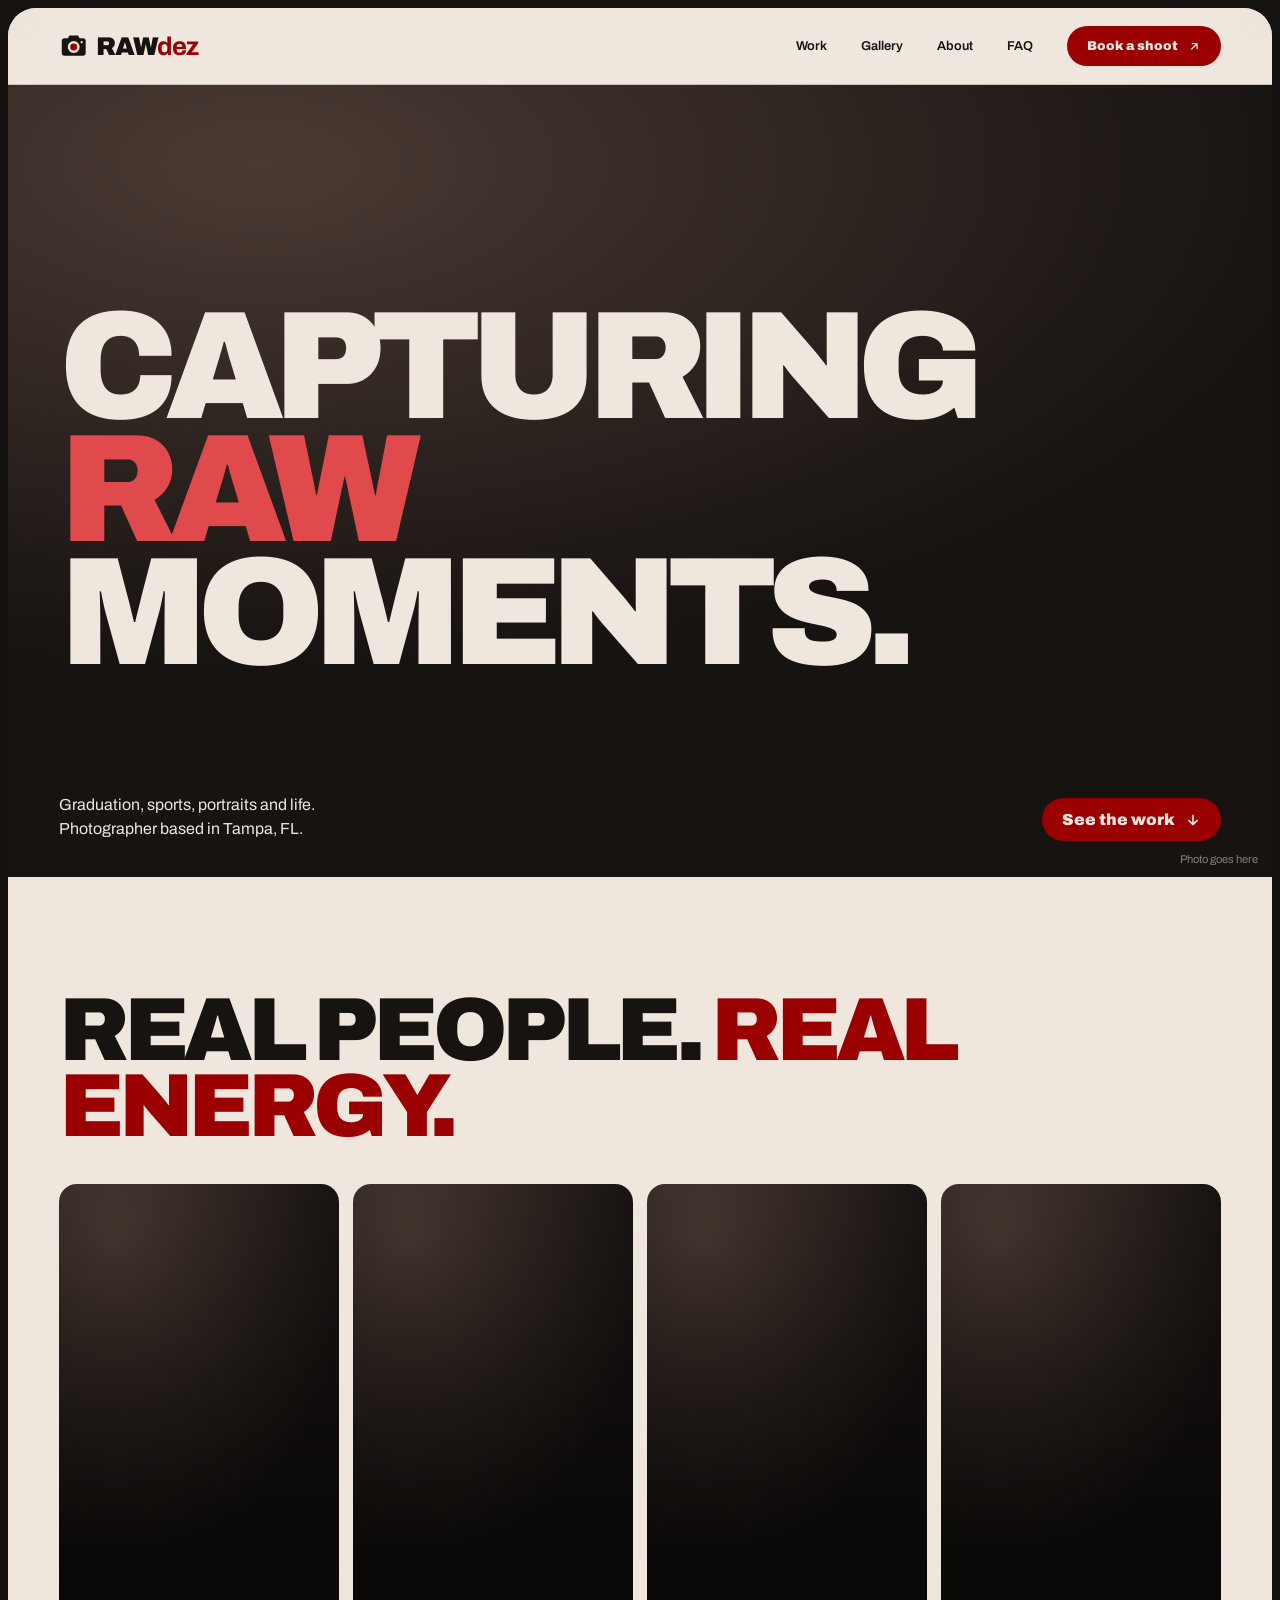
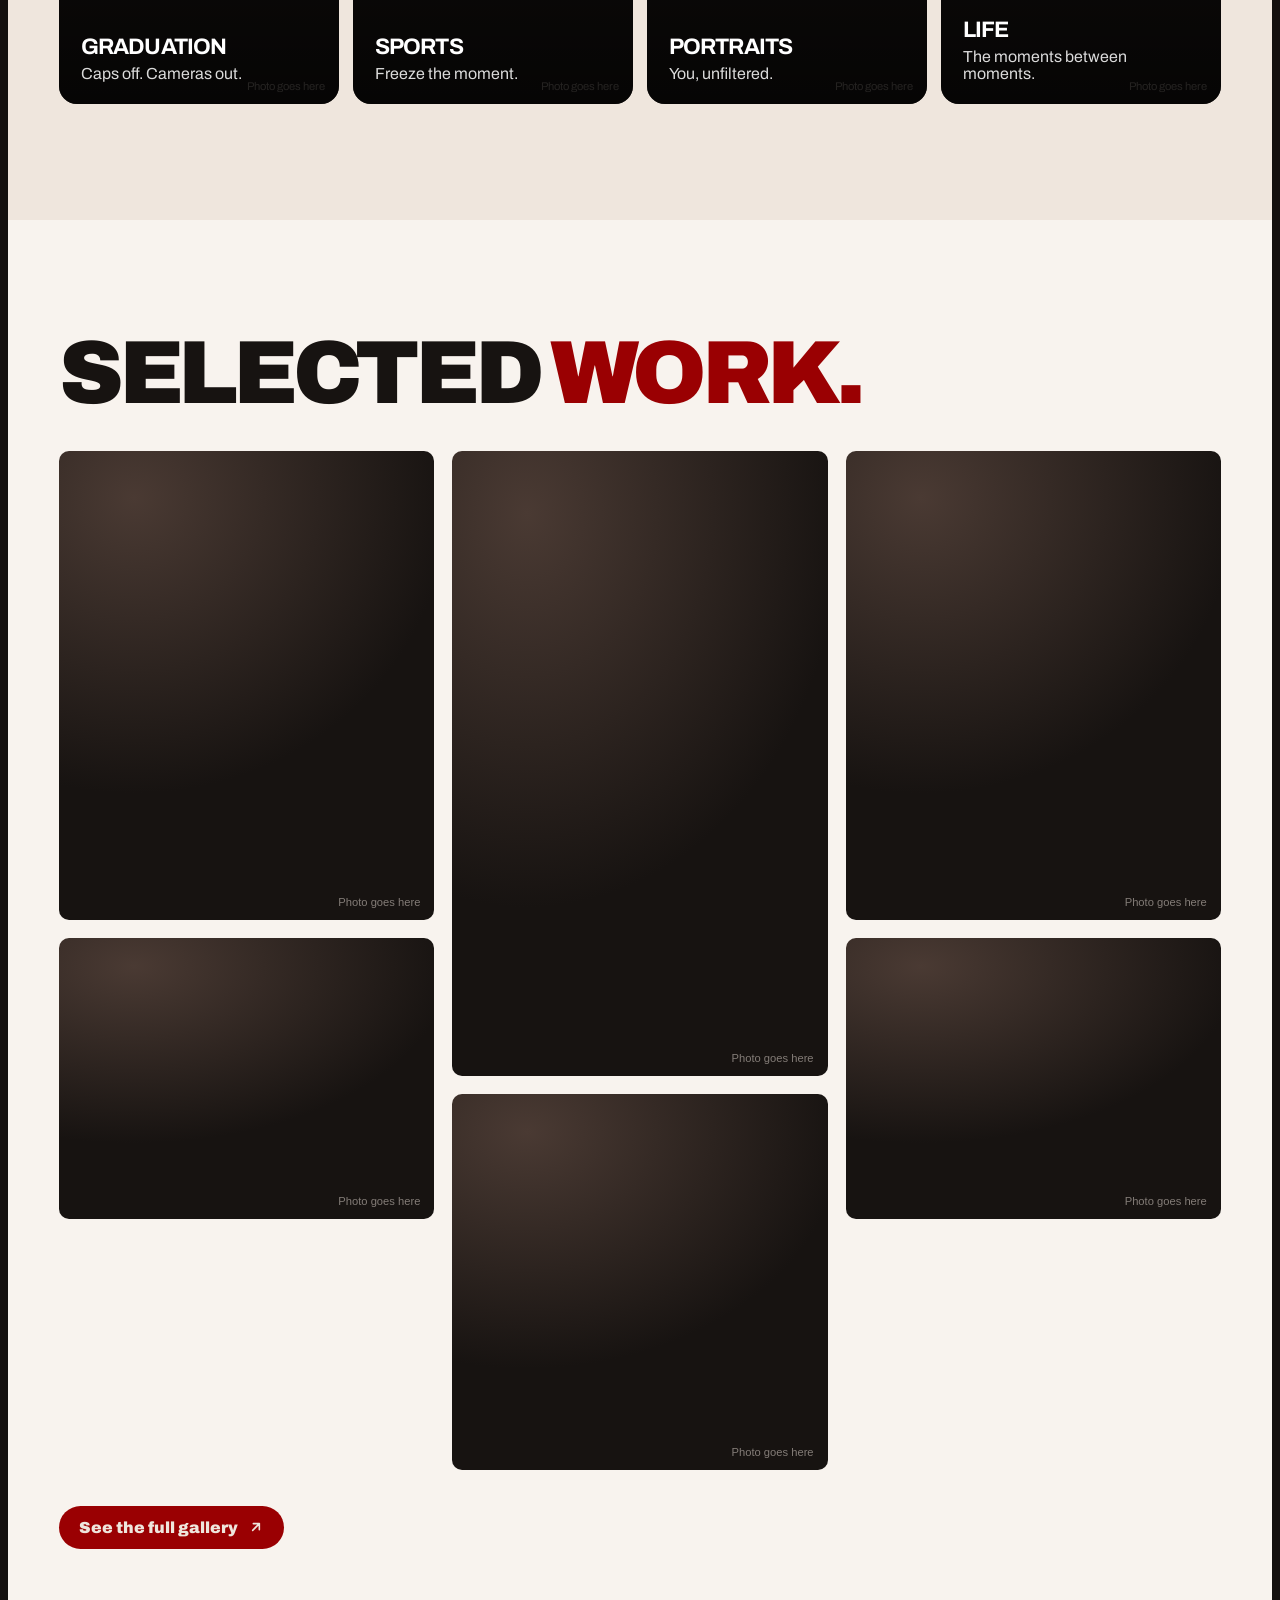
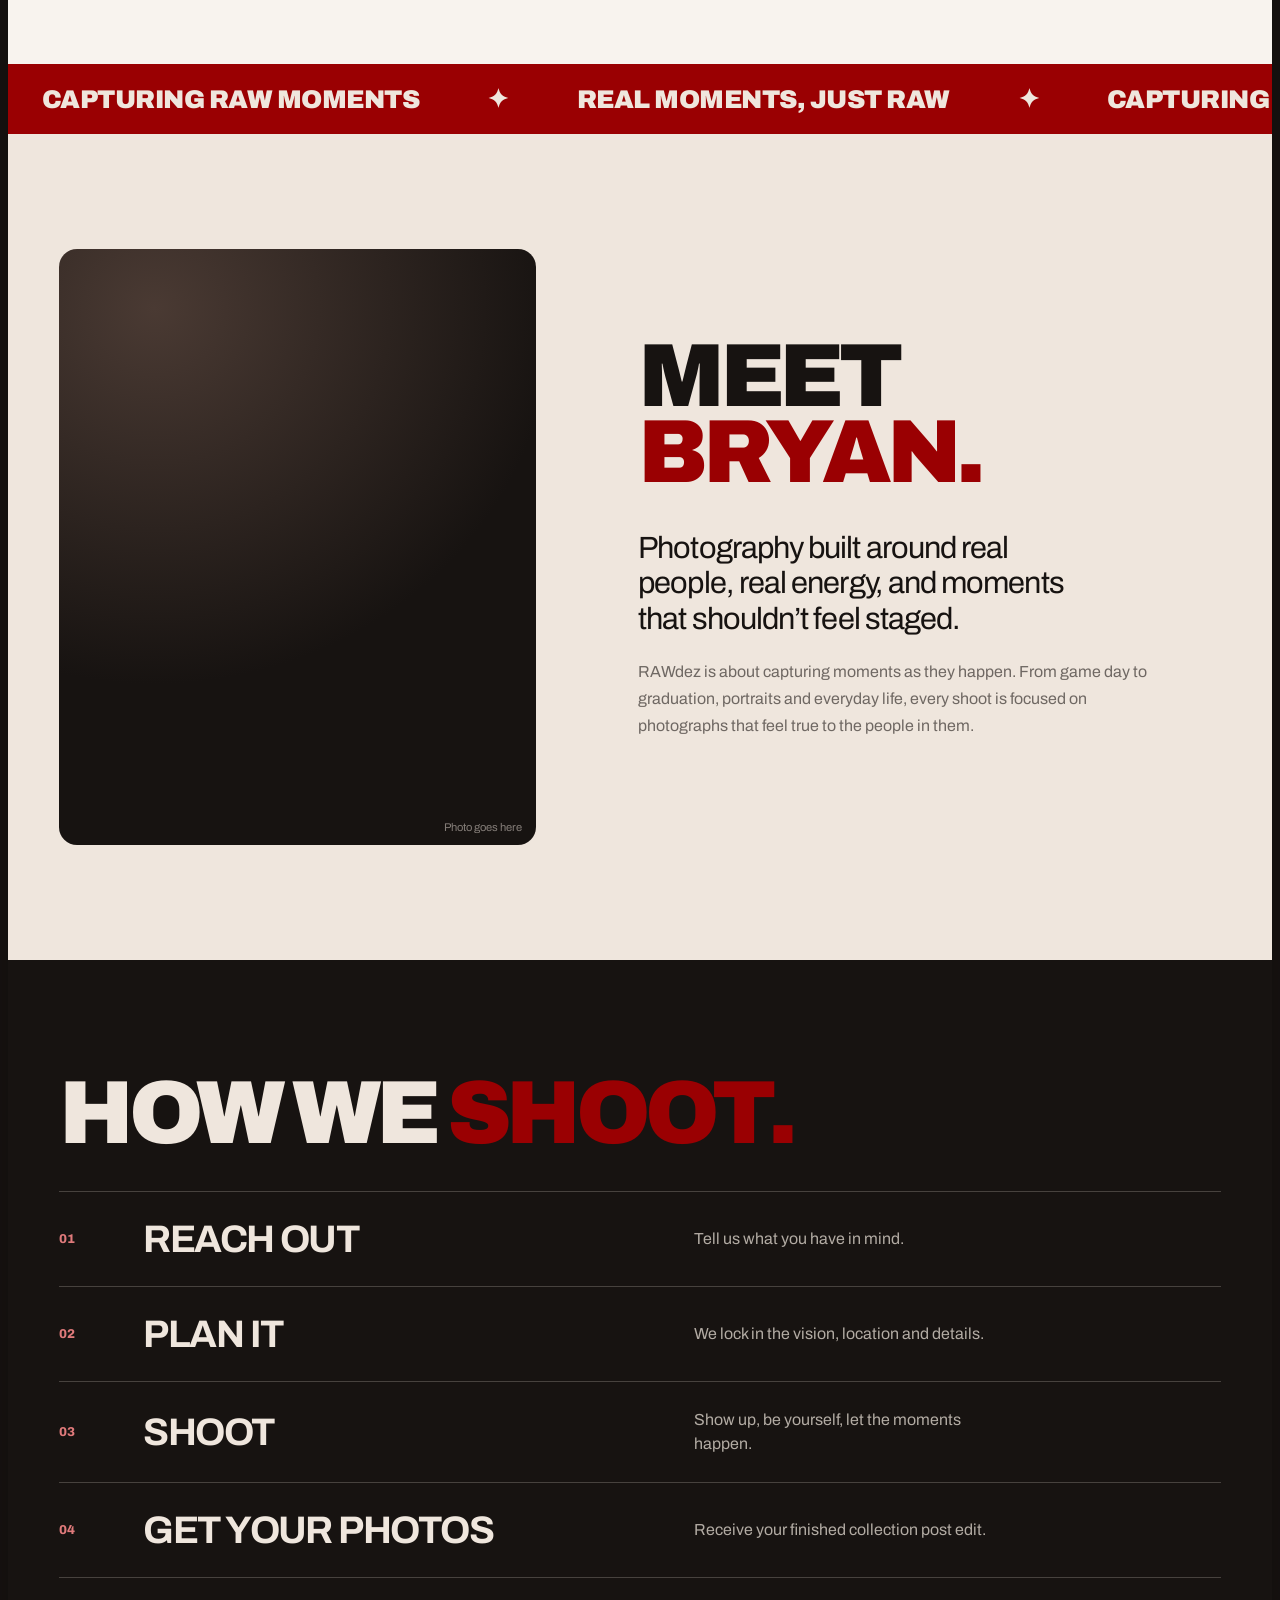
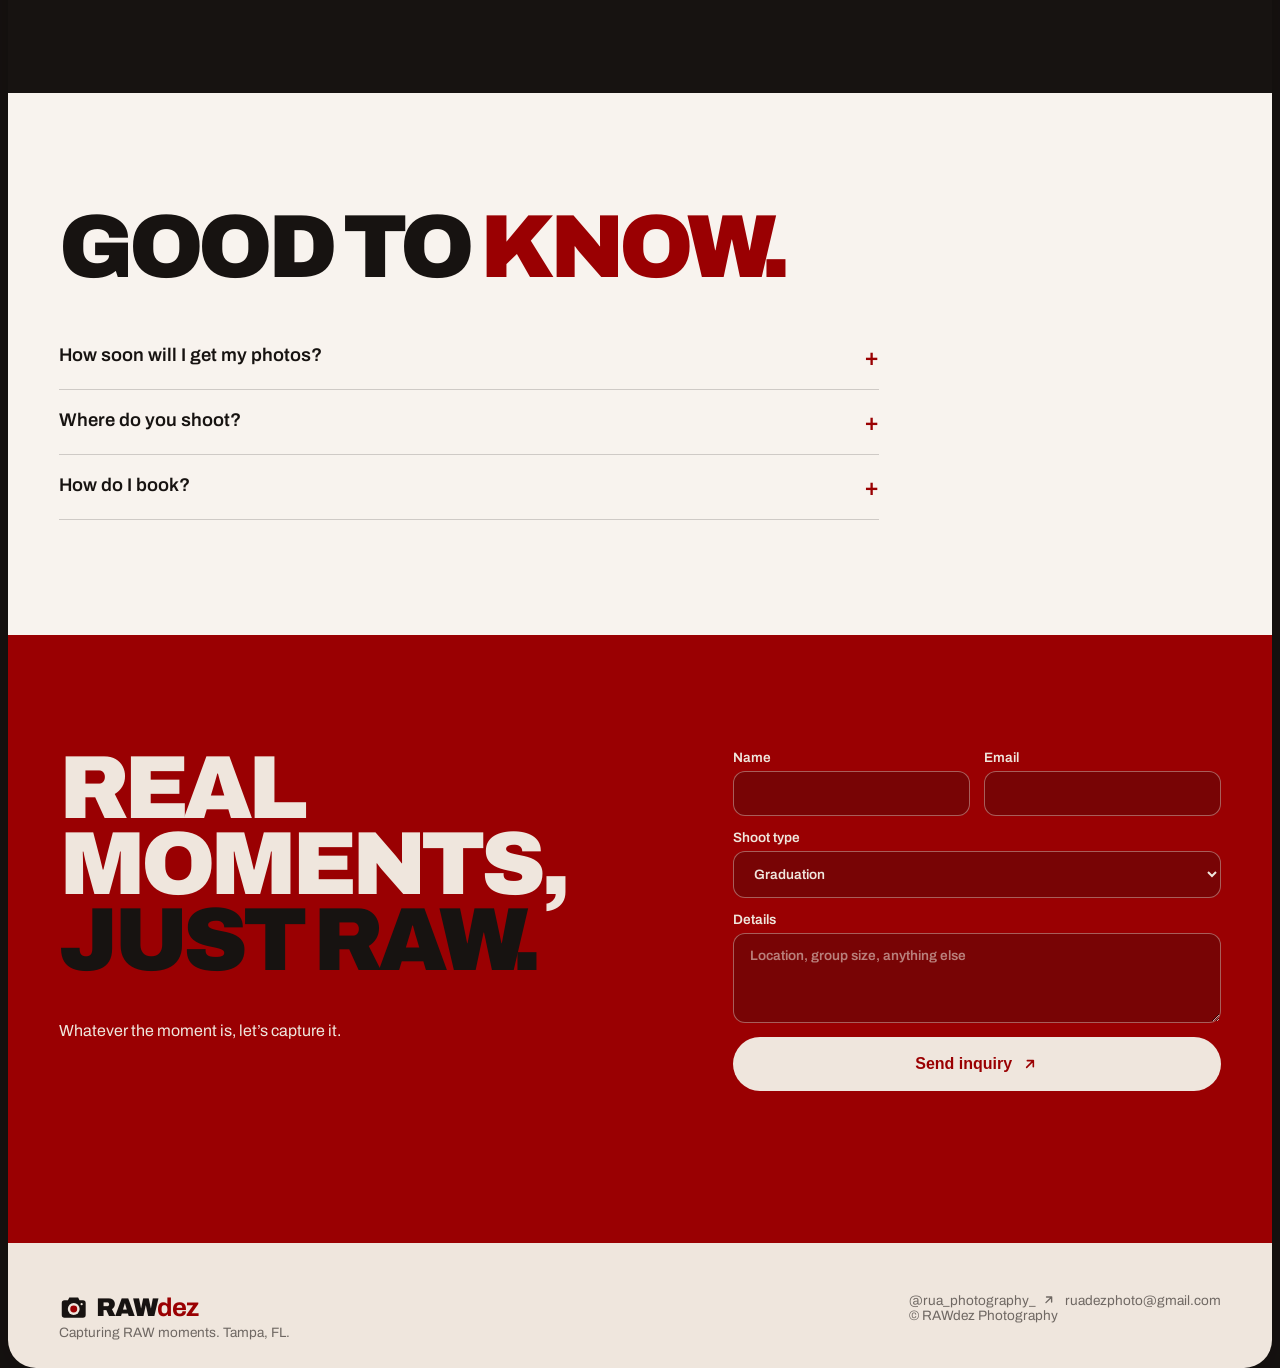
<file: index.html>
<!DOCTYPE html>
<html lang="en">
<head>
<meta charset="utf-8">
<meta name="viewport" content="width=device-width, initial-scale=1, viewport-fit=cover">
<title>RAWdez Photography | Tampa graduation, sports &amp; portrait photographer</title>
<meta name="description" content="RAWdez Photography by Bryan Ruadez: graduation, sports, portrait and lifestyle photography in Tampa, FL. Real people, real energy, real moments.">
<meta property="og:title" content="RAWdez Photography">
<meta property="og:description" content="Capturing RAW moments in Tampa, FL.">
<meta property="og:type" content="website">
<meta property="og:url" content="https://www.rawdez.com/">
<meta property="og:image" content="https://www.rawdez.com/og-image.png">
<meta name="twitter:card" content="summary_large_image">
<link rel="icon" href="favicon.ico" sizes="32x32">
<link rel="icon" href="favicon.svg" type="image/svg+xml">
<link rel="apple-touch-icon" href="apple-touch-icon.png">
<link rel="preconnect" href="https://fonts.googleapis.com">
<link rel="preconnect" href="https://fonts.gstatic.com" crossorigin>
<link href="https://fonts.googleapis.com/css2?family=Archivo:wght@400;600;900&display=swap" rel="stylesheet">
<script type="application/ld+json">{"@context":"https://schema.org","@type":"Photographer","name":"RAWdez Photography","url":"https://www.rawdez.com","email":"ruadezphoto@gmail.com","sameAs":["https://www.instagram.com/rua_photography_/"],"address":{"@type":"PostalAddress","addressLocality":"Tampa","addressRegion":"FL"}}</script>
<link rel="stylesheet" href="style.css?v=3">
</head>
<body>
<div class="shell">
<header>
  <a class="logo" href="#top" aria-label="RAWdez home"><svg class="mark" viewBox="0 0 32 32" aria-hidden="true"><path d="M11.2 5h9.6l1.5 2.8H26a3 3 0 0 1 3 3v13.2a3 3 0 0 1-3 3H6a3 3 0 0 1-3-3V10.8a3 3 0 0 1 3-3h3.7z" fill="currentColor"/><circle cx="16" cy="17.4" r="6.4" fill="#efe6dd"/><circle cx="16" cy="17.4" r="3.8" fill="#9a0002"/><circle cx="24.6" cy="12.2" r="1.2" fill="#efe6dd"/></svg>RAW<b>dez</b></a>
  <nav aria-label="Main"><a href="#work">Work</a><a href="gallery.html">Gallery</a><a href="#about">About</a><a href="#faq">FAQ</a><a class="pill" href="#book">Book a shoot <svg class="ar" viewBox="0 0 24 24" aria-hidden="true"><path d="M7 17 17 7M8 7h9v9" fill="none" stroke="currentColor" stroke-width="2.4" stroke-linecap="round" stroke-linejoin="round"/></svg></a></nav>
</header>

<main id="top">
<div class="hero">
  <div class="ph" data-slot="hero" role="img" aria-label="Photograph by Bryan Ruadez"></div>
  <h1>Capturing <em>RAW</em> moments.</h1>
  <div class="hero-foot">
    <p>Graduation, sports, portraits and life. Photographer based in Tampa, FL.</p>
    <a class="pill" href="#work">See the work <svg class="ar" viewBox="0 0 24 24" aria-hidden="true"><path d="M12 5v14M6 13l6 6 6-6" fill="none" stroke="currentColor" stroke-width="2.4" stroke-linecap="round" stroke-linejoin="round"/></svg></a>
  </div>
</div>

<section id="work">
  <h2>Real people. <em>Real energy.</em></h2>
  <div class="cats">
    <a class="card" href="gallery.html?c=graduation"><div class="ph" data-slot="card_graduation"></div><h3>Graduation</h3><p>Caps off. Cameras out.</p></a>
    <a class="card" href="gallery.html?c=sports"><div class="ph" data-slot="card_sports"></div><h3>Sports</h3><p>Freeze the moment.</p></a>
    <a class="card" href="gallery.html?c=portraits"><div class="ph" data-slot="card_portraits"></div><h3>Portraits</h3><p>You, unfiltered.</p></a>
    <a class="card" href="gallery.html?c=life"><div class="ph" data-slot="card_life"></div><h3>Life</h3><p>The moments between moments.</p></a>
  </div>
</section>

<section class="sel" id="selected" aria-labelledby="selh">
  <h2 id="selh">Selected <em>work.</em></h2>
  <div class="gal">
    <button type="button" aria-label="Open photo 1"><div class="ph" data-slot="sel_1" style="aspect-ratio:4/5"></div></button>
    <button type="button" aria-label="Open photo 2"><div class="ph" data-slot="sel_2" style="aspect-ratio:4/3"></div></button>
    <button type="button" aria-label="Open photo 3"><div class="ph" data-slot="sel_3" style="aspect-ratio:3/5"></div></button>
    <button type="button" aria-label="Open photo 4"><div class="ph" data-slot="sel_4" style="aspect-ratio:1/1"></div></button>
    <button type="button" aria-label="Open photo 5"><div class="ph" data-slot="sel_5" style="aspect-ratio:4/5"></div></button>
    <button type="button" aria-label="Open photo 6"><div class="ph" data-slot="sel_6" style="aspect-ratio:4/3"></div></button>
  </div>
  <p class="more"><a class="pill" href="gallery.html">See the full gallery <svg class="ar" viewBox="0 0 24 24" aria-hidden="true"><path d="M7 17 17 7M8 7h9v9" fill="none" stroke="currentColor" stroke-width="2.4" stroke-linecap="round" stroke-linejoin="round"/></svg></a></p>
</section>

<div class="marq" aria-hidden="true"><div class="track" id="trk"></div></div>

<section class="about" id="about">
  <div class="ph" data-slot="about" role="img" aria-label="Portrait of Bryan Ruadez"></div>
  <div>
    <h2>Meet <em>Bryan.</em></h2>
    <p class="lead">Photography built around real people, real energy, and moments that shouldn’t feel staged.</p>
    <p>RAWdez is about capturing moments as they happen. From game day to graduation, portraits and everyday life, every shoot is focused on photographs that feel true to the people in them.</p>
  </div>
</section>

<section class="process" aria-labelledby="proh">
  <h2 id="proh">How we <em>shoot.</em></h2>
  <ol class="steps">
    <li><h3>Reach out</h3><p>Tell us what you have in mind.</p></li>
    <li><h3>Plan it</h3><p>We lock in the vision, location and details.</p></li>
    <li><h3>Shoot</h3><p>Show up, be yourself, let the moments happen.</p></li>
    <li><h3>Get your photos</h3><p>Receive your finished collection post edit.</p></li>
  </ol>
</section>

<section class="faq" id="faq">
  <h2>Good to <em>know.</em></h2>
  <details><summary>How soon will I get my photos?</summary><p>Within 1 to 2 weeks of your shoot.</p></details>
  <details><summary>Where do you shoot?</summary><p>Based in the Tampa area and happy to travel locally.</p></details>
  <details><summary>How do I book?</summary><p>Fill out the inquiry form below, or reach out through Instagram or email. I will follow up to talk through the details.</p></details>
</section>

<section class="book" id="book">
  <div><h2>Real moments, <em>just RAW.</em></h2><p style="max-width:36ch;line-height:1.5">Whatever the moment is, let’s capture it.</p></div>
  <form id="f" action="contact.php" method="post">
    <div class="hp" aria-hidden="true"><label>Leave this empty<input name="website" tabindex="-1" autocomplete="off"></label></div>
    <div class="row"><label>Name<input name="n" required autocomplete="name"></label><label>Email<input type="email" name="e" required autocomplete="email"></label></div>
    <label>Shoot type<select name="t"><option>Graduation</option><option>Sports</option><option>Portraits</option><option>Life</option></select></label>
    <label>Details<textarea name="m" rows="4" placeholder="Location, group size, anything else"></textarea></label>
    <button class="send" type="submit"><span id="sl">Send inquiry</span> <svg class="ar" viewBox="0 0 24 24" aria-hidden="true"><path d="M7 17 17 7M8 7h9v9" fill="none" stroke="currentColor" stroke-width="2.4" stroke-linecap="round" stroke-linejoin="round"/></svg></button>
    <p class="fs" id="fs" role="status" aria-live="polite"></p>
  </form>
</section>
</main>

<footer>
  <div><div class="logo"><svg class="mark" viewBox="0 0 32 32" aria-hidden="true"><path d="M11.2 5h9.6l1.5 2.8H26a3 3 0 0 1 3 3v13.2a3 3 0 0 1-3 3H6a3 3 0 0 1-3-3V10.8a3 3 0 0 1 3-3h3.7z" fill="currentColor"/><circle cx="16" cy="17.4" r="6.4" fill="#efe6dd"/><circle cx="16" cy="17.4" r="3.8" fill="#9a0002"/><circle cx="24.6" cy="12.2" r="1.2" fill="#efe6dd"/></svg>RAW<b>dez</b></div><p>Capturing RAW moments. Tampa, FL.</p></div>
  <div><p><a class="ig" href="https://www.instagram.com/rua_photography_/" target="_blank" rel="noopener">@rua_photography_ <svg class="ar" viewBox="0 0 24 24" aria-hidden="true"><path d="M7 17 17 7M8 7h9v9" fill="none" stroke="currentColor" stroke-width="2.4" stroke-linecap="round" stroke-linejoin="round"/></svg></a> &nbsp; <a href="mailto:ruadezphoto@gmail.com">ruadezphoto@gmail.com</a></p><p>© RAWdez Photography</p></div>
</footer>
</div>

<div class="sticky"><a class="pill" href="#book">Book a shoot <svg class="ar" viewBox="0 0 24 24" aria-hidden="true"><path d="M7 17 17 7M8 7h9v9" fill="none" stroke="currentColor" stroke-width="2.4" stroke-linecap="round" stroke-linejoin="round"/></svg></a></div>
<div class="lb" id="lb" role="dialog" aria-modal="true" aria-label="Photo viewer"><button type="button" id="x">Close</button><button type="button" class="nav prev" aria-label="Previous photo">&#8249;</button><img alt=""><button type="button" class="nav next" aria-label="Next photo">&#8250;</button></div>

<script src="script.js?v=3" defer></script>
</body>
</html>
</file>
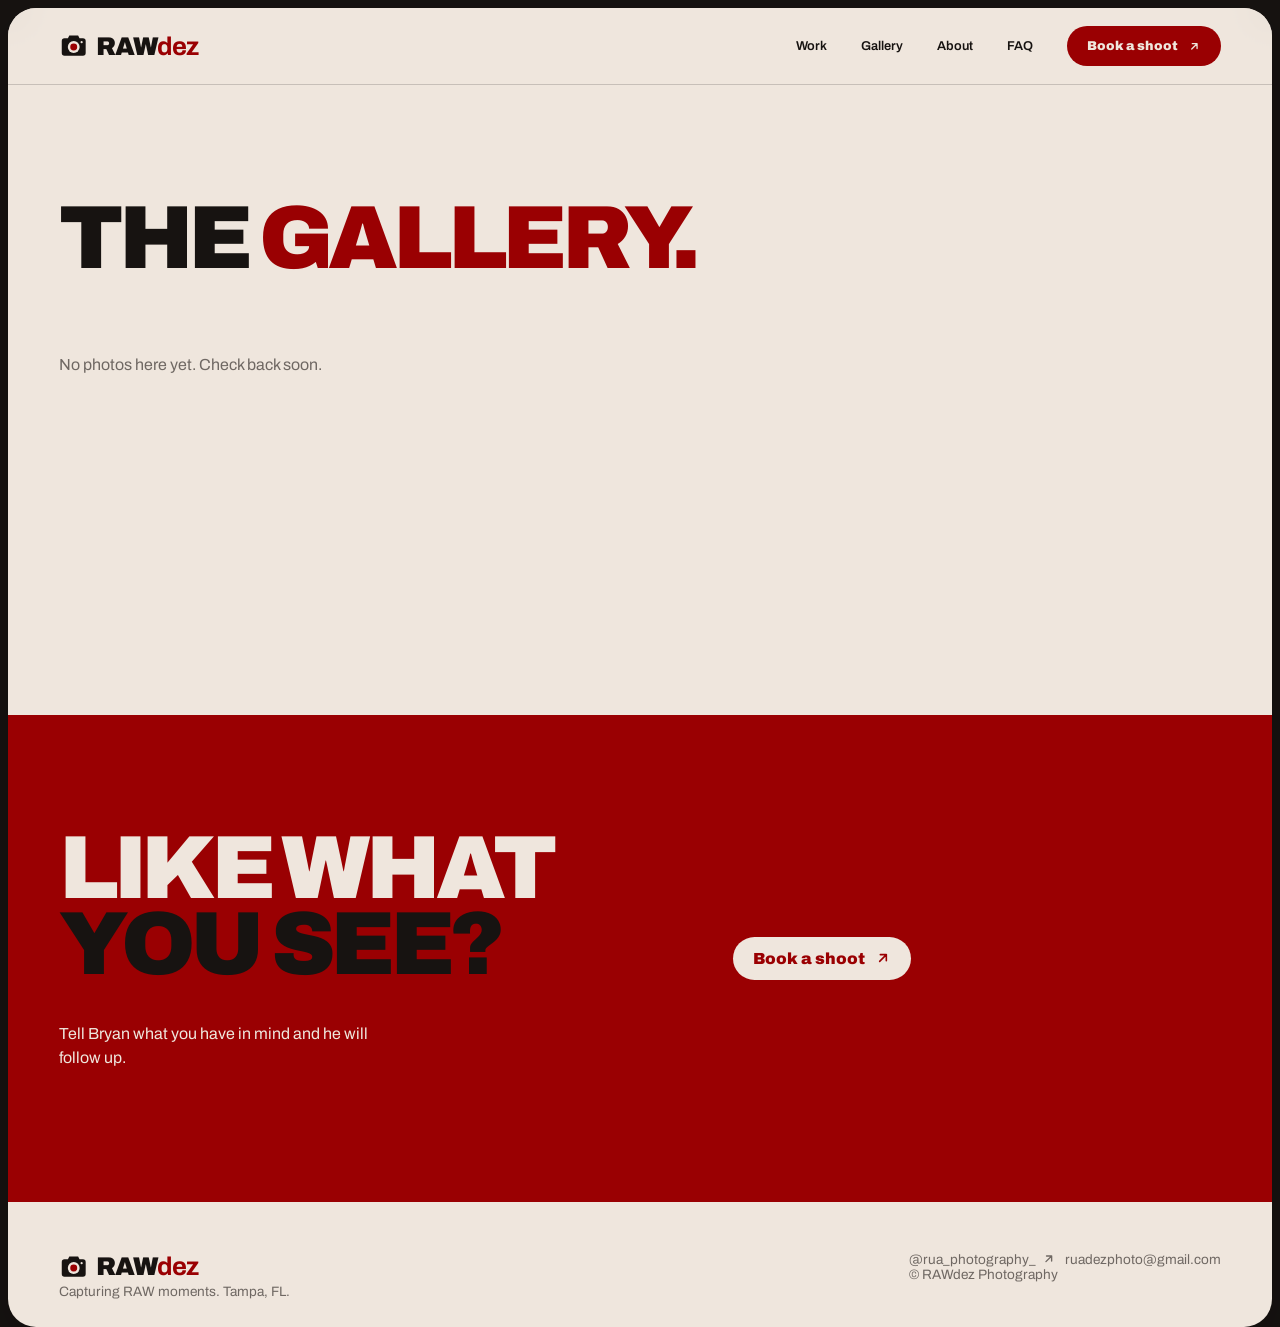
<file: gallery.html>
<!DOCTYPE html>
<html lang="en">
<head>
<meta charset="utf-8">
<meta name="viewport" content="width=device-width, initial-scale=1, viewport-fit=cover">
<title>Gallery | RAWdez Photography</title>
<meta name="description" content="Gallery of graduation, sports, portrait and lifestyle photography by Bryan Ruadez in Tampa, FL.">
<link rel="icon" href="favicon.ico" sizes="32x32">
<link rel="icon" href="favicon.svg" type="image/svg+xml">
<link rel="apple-touch-icon" href="apple-touch-icon.png">
<link rel="preconnect" href="https://fonts.googleapis.com">
<link rel="preconnect" href="https://fonts.gstatic.com" crossorigin>
<link href="https://fonts.googleapis.com/css2?family=Archivo:wght@400;600;900&display=swap" rel="stylesheet">
<link rel="stylesheet" href="style.css?v=3">
</head>
<body>
<div class="shell">
<header>
  <a class="logo" href="index.html" aria-label="RAWdez home"><svg class="mark" viewBox="0 0 32 32" aria-hidden="true"><path d="M11.2 5h9.6l1.5 2.8H26a3 3 0 0 1 3 3v13.2a3 3 0 0 1-3 3H6a3 3 0 0 1-3-3V10.8a3 3 0 0 1 3-3h3.7z" fill="currentColor"/><circle cx="16" cy="17.4" r="6.4" fill="#efe6dd"/><circle cx="16" cy="17.4" r="3.8" fill="#9a0002"/><circle cx="24.6" cy="12.2" r="1.2" fill="#efe6dd"/></svg>RAW<b>dez</b></a>
  <nav aria-label="Main"><a href="index.html#work">Work</a><a href="gallery.html" aria-current="page">Gallery</a><a href="index.html#about">About</a><a href="index.html#faq">FAQ</a><a class="pill" href="index.html#book">Book a shoot <svg class="ar" viewBox="0 0 24 24" aria-hidden="true"><path d="M7 17 17 7M8 7h9v9" fill="none" stroke="currentColor" stroke-width="2.4" stroke-linecap="round" stroke-linejoin="round"/></svg></a></nav>
</header>

<main>
<section class="gallery-page">
  <h1 class="page-title">The <em>gallery.</em></h1>
  <div class="chips" id="chips" role="group" aria-label="Filter photos"></div>
  <div class="gal" id="grid" aria-live="polite"></div>
  <p class="empty" id="empty" hidden>No photos here yet. Check back soon.</p>
</section>

<section class="book gallery-cta">
  <div><h2>Like what <em>you see?</em></h2><p style="max-width:36ch;line-height:1.5">Tell Bryan what you have in mind and he will follow up.</p></div>
  <p class="cta-btn"><a class="pill alt" href="index.html#book">Book a shoot <svg class="ar" viewBox="0 0 24 24" aria-hidden="true"><path d="M7 17 17 7M8 7h9v9" fill="none" stroke="currentColor" stroke-width="2.4" stroke-linecap="round" stroke-linejoin="round"/></svg></a></p>
</section>
</main>

<footer>
  <div><div class="logo"><svg class="mark" viewBox="0 0 32 32" aria-hidden="true"><path d="M11.2 5h9.6l1.5 2.8H26a3 3 0 0 1 3 3v13.2a3 3 0 0 1-3 3H6a3 3 0 0 1-3-3V10.8a3 3 0 0 1 3-3h3.7z" fill="currentColor"/><circle cx="16" cy="17.4" r="6.4" fill="#efe6dd"/><circle cx="16" cy="17.4" r="3.8" fill="#9a0002"/><circle cx="24.6" cy="12.2" r="1.2" fill="#efe6dd"/></svg>RAW<b>dez</b></div><p>Capturing RAW moments. Tampa, FL.</p></div>
  <div><p><a class="ig" href="https://www.instagram.com/rua_photography_/" target="_blank" rel="noopener">@rua_photography_ <svg class="ar" viewBox="0 0 24 24" aria-hidden="true"><path d="M7 17 17 7M8 7h9v9" fill="none" stroke="currentColor" stroke-width="2.4" stroke-linecap="round" stroke-linejoin="round"/></svg></a> &nbsp; <a href="mailto:ruadezphoto@gmail.com">ruadezphoto@gmail.com</a></p><p>© RAWdez Photography</p></div>
</footer>
</div>

<div class="sticky"><a class="pill" href="index.html#book">Book a shoot <svg class="ar" viewBox="0 0 24 24" aria-hidden="true"><path d="M7 17 17 7M8 7h9v9" fill="none" stroke="currentColor" stroke-width="2.4" stroke-linecap="round" stroke-linejoin="round"/></svg></a></div>
<div class="lb" id="lb" role="dialog" aria-modal="true" aria-label="Photo viewer"><button type="button" id="x">Close</button><button type="button" class="nav prev" aria-label="Previous photo">&#8249;</button><img alt=""><button type="button" class="nav next" aria-label="Next photo">&#8250;</button></div>

<script src="script.js?v=3" defer></script>
</body>
</html>
</file>
<file: style.css>
/* ==========================================================================
   RAWdez Photography - style.css
   One stylesheet for the whole site. Sections run in the same order as the
   page, top to bottom, and each one says what it styles and what to tweak.

   QUICK GUIDE
   - Change a color or the page padding: edit section 1 (the :root block).
   - Change how a section looks: search for its number below.
   - Phone and tablet layouts live together near the end (section 19).
   Sections 21-23 cover real photos, the gallery page, and lightbox arrows.
   ========================================================================== */


/* ==========================================================================
   1. THEME VARIABLES
   Colors and sizes used everywhere else. Change a value here and it updates
   across the whole site.
   ========================================================================== */
:root {
  --cream: #efe6dd;                     /* main page background ("cream vanilla") */
  --cream-light: #f8f3ee;               /* lighter cream: Selected Work, FAQ */
  --cherry: #9a0002;                    /* accent red ("cherry cola"): buttons, highlights */
  --ink: #171311;                       /* near-black: text, dark sections, page backdrop */
  --gray: #6f6863;                      /* softer gray for paragraph text */
  --border: rgba(23, 19, 17, .18);      /* thin divider lines on light backgrounds */
  --pad: clamp(20px, 4vw, 64px);        /* left/right padding of every section */
  --r: 28px;                            /* corner roundness of the main page shell */
  color-scheme: light;
}


/* ==========================================================================
   2. BASE / RESET
   Basic rules every element starts from.
   ========================================================================== */
*,
*::before,
*::after {
  box-sizing: border-box;               /* padding never makes boxes wider than set */
}

html {
  scroll-behavior: smooth;              /* menu links glide to their section */
  scroll-padding-top: 90px;             /* stops sections hiding under the sticky header */
  height: 100%;
}

body {
  margin: 0;
  font-family: Archivo, Arial, Helvetica, sans-serif;   /* Archivo loads from Google Fonts in index.html */
  background: var(--ink);               /* dark backdrop visible around the rounded shell */
  color: var(--ink);
  padding-top: env(safe-area-inset-top, 0px);           /* keeps content clear of phone notches */
  padding-bottom: env(safe-area-inset-bottom, 0px);
  overflow-x: hidden;                   /* no sideways scrolling */
}

a {
  color: inherit;
  text-decoration: none;
}

/* Visible outline when someone navigates with the keyboard (accessibility) */
:focus-visible {
  outline: 3px solid var(--cherry);
  outline-offset: 3px;
}


/* ==========================================================================
   3. PAGE SHELL
   The rounded cream container (<div class="shell">) that holds the whole
   page, floating on the dark body background.
   ========================================================================== */
.shell {
  width: calc(100% - 16px);
  max-width: 1600px;                    /* widest the site gets on big monitors */
  margin: 8px auto;
  background: var(--cream);
  border-radius: var(--r);
  overflow: clip;                       /* trims anything poking past the rounded corners */
  box-shadow: 0 25px 70px rgba(0, 0, 0, .28);
}


/* ==========================================================================
   4. HEADER AND NAVIGATION
   Sticky top bar: logo on the left, menu links on the right.
   ========================================================================== */
header {
  position: sticky;                     /* stays at the top while scrolling */
  top: 0;
  z-index: 50;                          /* sits above everything else */
  display: flex;
  align-items: center;
  justify-content: space-between;
  padding: 18px var(--pad);
  background: rgba(239, 230, 221, .9);  /* cream, slightly see-through */
  backdrop-filter: blur(14px);          /* frosted-glass blur behind the bar */
  border-bottom: 1px solid var(--border);
}

/* Text logo: "RAW" in ink and "dez" in cherry (the <b> tag) */
.logo {
  font-weight: 900;
  font-size: 1.6rem;
  letter-spacing: -.05em;
  display: inline-flex;
  align-items: center;
}

/* The little camera icon beside the RAWdez wordmark (index.html / gallery.html) */
.logo .mark {
  width: 1.15em;
  height: 1.15em;
  flex: none;
  margin-right: .3em;
}

.logo b {
  color: var(--cherry);
}

nav {
  display: flex;
  align-items: center;
  gap: clamp(14px, 3vw, 34px);          /* space between menu links */
  font-size: .8rem;
  font-weight: 600;
}

nav a:not(.pill):hover {
  color: var(--cherry);                 /* links turn red on hover */
}


/* ==========================================================================
   5. BUTTONS AND ARROW ICON
   ".pill" is the rounded red button ("Book a shoot", "See the work").
   ".ar" is the small arrow icon inside buttons and links (a vector icon,
   so it stays crisp on phones).
   ========================================================================== */
.pill {
  display: inline-flex;
  align-items: center;
  gap: 10px;                            /* space between the text and the arrow */
  background: var(--cherry);
  color: var(--cream);
  padding: 13px 20px;
  border-radius: 999px;                 /* fully rounded ends */
  font-weight: 900;
  transition: transform .25s, background .25s;
}

.ar {
  width: 1em;                           /* arrow scales with the text size */
  height: 1em;
  flex: none;
}

/* Footer "Instagram" link: text plus arrow side by side */
footer .ig {
  display: inline-flex;
  align-items: center;
  gap: 6px;
}

.pill:hover {
  transform: translateY(-2px);          /* lifts slightly on hover */
  background: #7d0002;                  /* darker red on hover */
}


/* ==========================================================================
   6. PHOTO PLACEHOLDER (.ph)
   The dark boxes marked "Photo goes here". Every photo spot uses this until
   a real photo replaces it. Once all spots have real photos, the
   ".ph::after" rule can be deleted.
   ========================================================================== */
.ph {
  background: radial-gradient(120% 90% at 20% 10%, #4a3a33, #171311 70%);
  position: relative;
  overflow: hidden;
}

.ph::after {
  content: "Photo goes here";           /* the small label in the corner */
  position: absolute;
  inset: auto 14px 12px auto;
  font-size: .7rem;
  color: rgba(239, 230, 221, .5);
}


/* ==========================================================================
   7. HERO
   The big opening section: full-width photo behind the "CAPTURING RAW
   MOMENTS." headline. The photo spot is the ".ph" inside ".hero".
   ========================================================================== */
.hero {
  position: relative;
  min-height: min(88vh, 900px);         /* nearly a full screen tall */
  display: grid;
  grid-template-rows: 1fr auto;         /* headline fills the space, footer row sits below */
  padding: clamp(60px, 8vw, 110px) var(--pad) 36px;
  color: var(--cream);
  isolation: isolate;
}

/* The hero photo spot stretches to fill the whole section, behind the text */
.hero .ph {
  position: absolute;
  inset: 0;
  z-index: -1;
  border-radius: 0;
}

/* Dark gradient over the photo so the cream headline stays readable */
.hero::before {
  content: "";
  position: absolute;
  inset: 0;
  z-index: -1;
  background: linear-gradient(to bottom, rgba(15, 12, 11, .2), rgba(15, 12, 11, .75));
}

/* Main headline. "RAW" (the <em>) is the lighter red on its own line. */
h1 {
  margin: 0;
  font-size: clamp(3.6rem, 12vw, 11.5rem);   /* grows and shrinks with the screen width */
  line-height: .8;
  letter-spacing: -.075em;
  font-weight: 900;
  text-transform: uppercase;
  align-self: center;
}

h1 em {
  font-style: normal;
  color: #e04a4c;
  display: block;
}

/* Bottom row of the hero: short description and the "See the work" button */
.hero-foot {
  display: flex;
  justify-content: space-between;
  align-items: flex-end;
  gap: 24px;
  flex-wrap: wrap;
}

.hero-foot p {
  margin: 0;
  max-width: 34ch;
  line-height: 1.5;
}


/* ==========================================================================
   8. SECTION BASICS
   Spacing and heading style shared by every section below the hero.
   ========================================================================== */
section {
  padding: clamp(70px, 9vw, 120px) var(--pad);
}

/* Big uppercase section titles. The <em> part turns cherry red. */
h2 {
  margin: 0 0 40px;
  font-size: clamp(2.6rem, 7vw, 7rem);
  line-height: .85;
  letter-spacing: -.06em;
  text-transform: uppercase;
  font-weight: 900;
}

h2 em {
  font-style: normal;
  color: var(--cherry);
}


/* ==========================================================================
   9. WORK: CATEGORY CARDS
   The four tall cards (Graduation, Sports, Portraits, Life).
   ".cats" is the row, ".card" is one card; the photo spot inside fills the
   whole card behind the text.
   ========================================================================== */
.cats {
  display: grid;
  grid-template-columns: repeat(4, 1fr);     /* four across on desktop */
  gap: 14px;
}

.card {
  position: relative;
  min-height: 520px;                    /* card height on desktop */
  border-radius: 18px;
  overflow: hidden;
  color: #fff;
  display: flex;
  flex-direction: column;
  justify-content: flex-end;            /* text sits at the bottom */
  padding: 22px;
  isolation: isolate;
  container-type: inline-size;          /* lets the title size itself to the card width */
}

.card .ph {
  position: absolute;
  inset: 0;
  z-index: -2;
  transition: transform .8s cubic-bezier(.2, .65, .3, 1);   /* smooth zoom on hover */
}

/* Dark fade toward the bottom of each card so the white text is readable */
.card::before {
  content: "";
  position: absolute;
  inset: 0;
  z-index: -1;
  background: linear-gradient(to bottom, rgba(0, 0, 0, .05), rgba(0, 0, 0, .75));
}

.card:hover .ph {
  transform: scale(1.06);               /* photo zooms in slightly on hover */
}

.card h3 {
  margin: 0;
  font-size: clamp(1.8rem, 2.6vw, 3rem);          /* older browsers use this line */
  font-size: clamp(1.4rem, calc((100cqi - 44px) / 9.4), 3rem);   /* fits the longest word (GRADUATION) inside the card */
  line-height: .95;
  letter-spacing: -.04em;
  text-transform: uppercase;
}

.card p {
  margin: 8px 0 0;
  opacity: .85;
}


/* ==========================================================================
   10. SELECTED WORK GALLERY
   The six-photo masonry grid (photos of different heights flowing in
   columns). Each photo is a <button>, so clicking opens the lightbox
   (section 17). Photo shapes are set inline in index.html (aspect-ratio).
   ========================================================================== */
.sel {
  background: var(--cream-light);       /* lighter section background */
}

.gal {
  columns: 3 260px;                     /* up to 3 columns, each at least 260px wide */
  column-gap: 18px;
}

.gal button {
  display: block;
  width: 100%;
  margin: 0 0 18px;                     /* vertical space between photos */
  padding: 0;
  border: 0;
  border-radius: 10px;
  overflow: hidden;
  cursor: zoom-in;
  break-inside: avoid;                  /* never split one photo across two columns */
  background: none;
}

.gal .ph {
  width: 100%;
  transition: transform .5s;
}

.gal button:hover .ph {
  transform: scale(.985);               /* tiny press-in effect on hover */
}


/* ==========================================================================
   11. SCROLLING BAND
   The cherry-red strip of text that scrolls sideways. script.js fills it
   with repeated phrases; the animation below moves it.
   ========================================================================== */
.marq {
  background: var(--cherry);
  color: var(--cream);
  overflow: hidden;
  padding: 20px 0;
}

.track {
  display: flex;
  width: max-content;
  animation: m 28s linear infinite;     /* 28s = scroll speed; raise it to slow down */
}

.track span {
  padding: 0 34px;
  font-size: clamp(1.2rem, 2vw, 2rem);
  font-weight: 900;
  text-transform: uppercase;
  white-space: nowrap;
  letter-spacing: -.02em;
}

/* The star between phrases */
.track span::after {
  content: "✦";
  margin-left: 68px;
}

@keyframes m {
  to { transform: translateX(-50%); }   /* slides half the track's length, then repeats */
}


/* ==========================================================================
   12. ABOUT ("MEET BRYAN")
   Two columns: photo on the left, text on the right. The photo spot is 4:5
   (portrait-shaped).
   ========================================================================== */
.about {
  display: grid;
  grid-template-columns: .9fr 1.1fr;
  gap: clamp(40px, 8vw, 120px);
  align-items: center;
}

.about .ph {
  aspect-ratio: 4 / 5;
  border-radius: 18px;
}

/* The larger intro sentence under the heading */
.lead {
  font-size: clamp(1.4rem, 2.4vw, 2.2rem);
  line-height: 1.15;
  letter-spacing: -.03em;
  max-width: 24ch;
  margin: 0 0 22px;
}

/* Regular paragraph text in About (every <p> except ".lead") */
.about p:not(.lead) {
  color: var(--gray);
  line-height: 1.7;
  max-width: 58ch;
}


/* ==========================================================================
   13. PROCESS
   Dark section with four numbered steps. The 01 to 04 numbers are added
   automatically by a CSS counter (the ::before rule below).
   ========================================================================== */
.process {
  background: var(--ink);
  color: var(--cream);
}

.steps {
  list-style: none;
  margin: 0;
  padding: 0;
  border-top: 1px solid rgba(239, 230, 221, .22);
  counter-reset: s;                     /* starts the step counter at 0 */
}

.steps li {
  counter-increment: s;                 /* adds 1 for each step */
  display: grid;
  grid-template-columns: 60px 1fr 1fr;  /* number | title | description */
  gap: 24px;
  align-items: center;
  padding: 26px 0;
  border-bottom: 1px solid rgba(239, 230, 221, .22);
}

/* The small step number: 01, 02, 03, 04 */
.steps li::before {
  content: "0" counter(s);
  color: #e07a7b;
  font-weight: 800;
  font-size: .8rem;
}

.steps h3 {
  margin: 0;
  font-size: clamp(1.7rem, 3vw, 3rem);
  letter-spacing: -.04em;
  text-transform: uppercase;
}

.steps p {
  margin: 0;
  color: rgba(239, 230, 221, .72);
  line-height: 1.5;
  max-width: 36ch;
}


/* ==========================================================================
   14. FAQ
   Click-to-open questions built from <details> and <summary> tags, which
   open and close without any JavaScript.
   ========================================================================== */
.faq {
  background: var(--cream-light);
}

details {
  border-bottom: 1px solid var(--border);
  padding: 20px 0;
  max-width: 820px;
}

summary {
  cursor: pointer;
  font-weight: 600;
  font-size: 1.15rem;
  list-style: none;                     /* hides the browser's default triangle */
  display: flex;
  justify-content: space-between;
  gap: 20px;
}

summary::after {
  content: "+";                         /* plus sign when closed... */
  color: var(--cherry);
  font-size: 1.5rem;
  line-height: 1;
}

details[open] summary::after {
  content: "–";                         /* ...dash when open */
}

details p {
  color: var(--gray);
  line-height: 1.6;
  max-width: 60ch;
}


/* ==========================================================================
   15. BOOKING SECTION AND FORM
   Cherry-red section: heading on the left, inquiry form on the right.
   ========================================================================== */
.book {
  background: var(--cherry);
  color: var(--cream);
  display: grid;
  grid-template-columns: 1.1fr .9fr;
  gap: clamp(30px, 6vw, 90px);
}

.book h2 em {
  color: var(--ink);                    /* the <em> word shows black on the red background */
}

form {
  display: grid;
  gap: 14px;                            /* space between form fields */
  align-content: start;
}

label {
  display: grid;
  gap: 6px;
  font-size: .85rem;
  font-weight: 600;
}

/* Text boxes, the dropdown, and the message box all share this look */
input,
select,
textarea {
  font: inherit;
  padding: 14px 16px;
  border-radius: 12px;
  border: 1px solid rgba(239, 230, 221, .4);
  background: rgba(23, 19, 17, .25);
  color: var(--cream);
}

input::placeholder,
textarea::placeholder {
  color: rgba(239, 230, 221, .55);      /* faded hint text */
}

select option {
  color: var(--ink);                    /* dropdown choices stay readable */
}

/* Puts two fields side by side (Name and Email) */
.row {
  display: grid;
  grid-template-columns: 1fr 1fr;
  gap: 14px;
}

/* The cream "Send" button */
button.send {
  display: inline-flex;
  align-items: center;
  justify-content: center;
  gap: 10px;
  border: 0;
  cursor: pointer;
  background: var(--cream);
  color: var(--cherry);
  font-weight: 900;
  padding: 18px 24px;
  border-radius: 999px;
  font-size: 1rem;
  transition: transform .25s;
}

button.send:hover {
  transform: translateY(-3px);
}

button.send:disabled {
  opacity: .7;
  cursor: default;
  transform: none;
}

/* Hidden spam trap field (real visitors never see or fill it) */
.hp {
  position: absolute;
  left: -9999px;
  width: 1px;
  height: 1px;
  overflow: hidden;
}

/* Message shown under the Send button after submitting */
.fs {
  margin: 0;
  min-height: 1.4em;
  font-weight: 600;
}

.fs.bad {
  background: var(--cream);
  color: var(--cherry);
  padding: 10px 14px;
  border-radius: 12px;
}


/* ==========================================================================
   16. FOOTER
   Bottom of the page: logo and tagline on the left; Instagram, email and
   copyright on the right.
   ========================================================================== */
footer {
  padding: 50px var(--pad) 28px;
  display: flex;
  justify-content: space-between;
  gap: 24px;
  flex-wrap: wrap;
  font-size: .85rem;
}

footer p {
  margin: 0;
  color: var(--gray);
}


/* ==========================================================================
   17. LIGHTBOX (PHOTO VIEWER)
   The full-screen dark overlay that opens when a gallery photo is clicked.
   Hidden until script.js adds the class "on". Arrows are in section 23.
   ========================================================================== */
.lb {
  position: fixed;
  inset: 0;                             /* covers the whole screen */
  z-index: 100;                         /* above everything, including the header */
  background: rgba(15, 12, 11, .94);
  display: none;                        /* hidden by default */
  place-items: center;
  padding: 24px;
}

.lb.on {
  display: grid;                        /* shown when script.js adds "on" */
  grid-template-columns: minmax(0, 1fr);   /* keeps wide photos inside the screen on phones */
}

/* The enlarged photo (script.js puts the picture here) */
.lb img {
  max-width: min(100%, 1400px);
  max-height: 88vh;
  object-fit: contain;
  border-radius: 12px;
}

/* The close button in the corner */
.lb #x {
  position: absolute;
  top: calc(16px + env(safe-area-inset-top, 0px));
  right: 16px;
  background: var(--cream);
  border: 0;
  border-radius: 999px;
  padding: 12px 18px;
  font-weight: 900;
  cursor: pointer;
}


/* ==========================================================================
   18. MOBILE "BOOK A SHOOT" BUTTON
   The floating button pinned to the bottom of the screen on phones.
   Hidden on desktop; it is switched on in section 19.
   ========================================================================== */
.sticky {
  position: fixed;
  left: 16px;
  right: 16px;
  bottom: calc(14px + env(safe-area-inset-bottom, 0px));
  z-index: 40;
  display: none;
  justify-content: center;
}


/* ==========================================================================
   19. RESPONSIVE LAYOUT
   Changes for smaller screens. Tablet rules apply at 900px wide and under;
   phone rules apply at 560px and under.
   ========================================================================== */

/* Tablet and below (900px and under) */
@media (max-width: 900px) {
  .cats {
    grid-template-columns: 1fr 1fr;     /* category cards: two across */
  }

  .about,
  .book {
    grid-template-columns: 1fr;         /* About and Book stack into one column */
  }

  .steps li {
    grid-template-columns: 44px 1fr;    /* process steps: number and title, text below */
  }

  .steps p {
    grid-column: 2;
  }

  nav a:not(.pill) {
    display: none;                      /* hide menu links; the Book button stays */
  }

  .sticky {
    display: flex;                      /* show the floating Book button */
  }

  .sticky .pill {
    box-shadow: 0 10px 30px rgba(0, 0, 0, .35);
  }
}

/* Phone (560px and under) */
@media (max-width: 560px) {
  .cats,
  .row {
    grid-template-columns: 1fr;         /* category cards and form fields: one per row */
  }

  .card {
    min-height: 400px;                  /* slightly shorter cards on phones */
  }
}


/* ==========================================================================
   20. REDUCED MOTION (ACCESSIBILITY)
   For visitors whose device is set to reduce motion: turns off the scrolling
   band, hover animations, and smooth scrolling.
   ========================================================================== */
@media (prefers-reduced-motion: reduce) {
  *,
  *::before,
  *::after {
    animation: none !important;
    transition: none !important;
    scroll-behavior: auto !important;
  }
}


/* ==========================================================================
   21. REAL PHOTOS
   script.js drops each photo into its ".ph" spot (spots are marked
   data-slot="..." in index.html) and adds the class "has", which hides the
   "Photo goes here" label. Photos fill their spot and crop to fit.
   ========================================================================== */
.ph img {
  position: absolute;
  inset: 0;
  width: 100%;
  height: 100%;
  object-fit: cover;
}

.ph.has::after {
  display: none;
}

/* "See the full gallery" button under Selected work */
.more {
  margin: 36px 0 0;
}


/* ==========================================================================
   22. GALLERY PAGE (gallery.html)
   Title, category filter chips, the photo grid (reuses the ".gal" masonry
   from section 10), and a closing "Book a shoot" band (reuses ".book").
   ========================================================================== */
.gallery-page {
  min-height: 70vh;
}

/* Page title: same look as the section headings, but it is the page's h1 */
.page-title {
  margin: 0 0 32px;
  font-size: clamp(2.6rem, 7vw, 7rem);
  line-height: .85;
  letter-spacing: -.06em;
  align-self: auto;
}

.page-title em {
  display: inline;
  color: var(--cherry);
}

/* Filter buttons: All / Graduation / Sports ... */
.chips {
  display: flex;
  flex-wrap: wrap;
  gap: 10px;
  margin: 0 0 32px;
}

.chip {
  font: inherit;
  font-size: .85rem;
  font-weight: 600;
  padding: 10px 18px;
  border-radius: 999px;
  border: 1px solid var(--border);
  background: transparent;
  color: var(--ink);
  cursor: pointer;
  transition: background .2s, color .2s;
}

.chip:hover {
  border-color: var(--ink);
}

.chip[aria-pressed="true"] {
  background: var(--ink);
  border-color: var(--ink);
  color: var(--cream);
}

/* Photos in the gallery page grid */
#grid .ph {
  background: #d9cfc5;                  /* soft placeholder while a photo loads */
}

.empty {
  color: var(--gray);
}

/* Closing "Book a shoot" band */
.gallery-cta {
  align-items: center;
}

.cta-btn {
  margin: 0;
}

.pill.alt {
  background: var(--cream);
  color: var(--cherry);
}

.pill.alt:hover {
  background: #fff;
}


/* ==========================================================================
   23. LIGHTBOX ARROWS
   Previous / next buttons in the photo viewer. Hidden when there is only
   one photo.
   ========================================================================== */
.lb .nav {
  position: absolute;
  top: 50%;
  transform: translateY(-50%);
  width: 52px;
  height: 52px;
  border: 0;
  border-radius: 999px;
  background: rgba(239, 230, 221, .92);
  color: var(--ink);
  font-size: 2rem;
  line-height: 1;
  cursor: pointer;
}

.lb .prev { left: 16px; }
.lb .next { right: 16px; }
.lb.single .nav { display: none; }

@media (max-width: 560px) {
  .lb .nav { width: 44px; height: 44px; }
}
</file>
